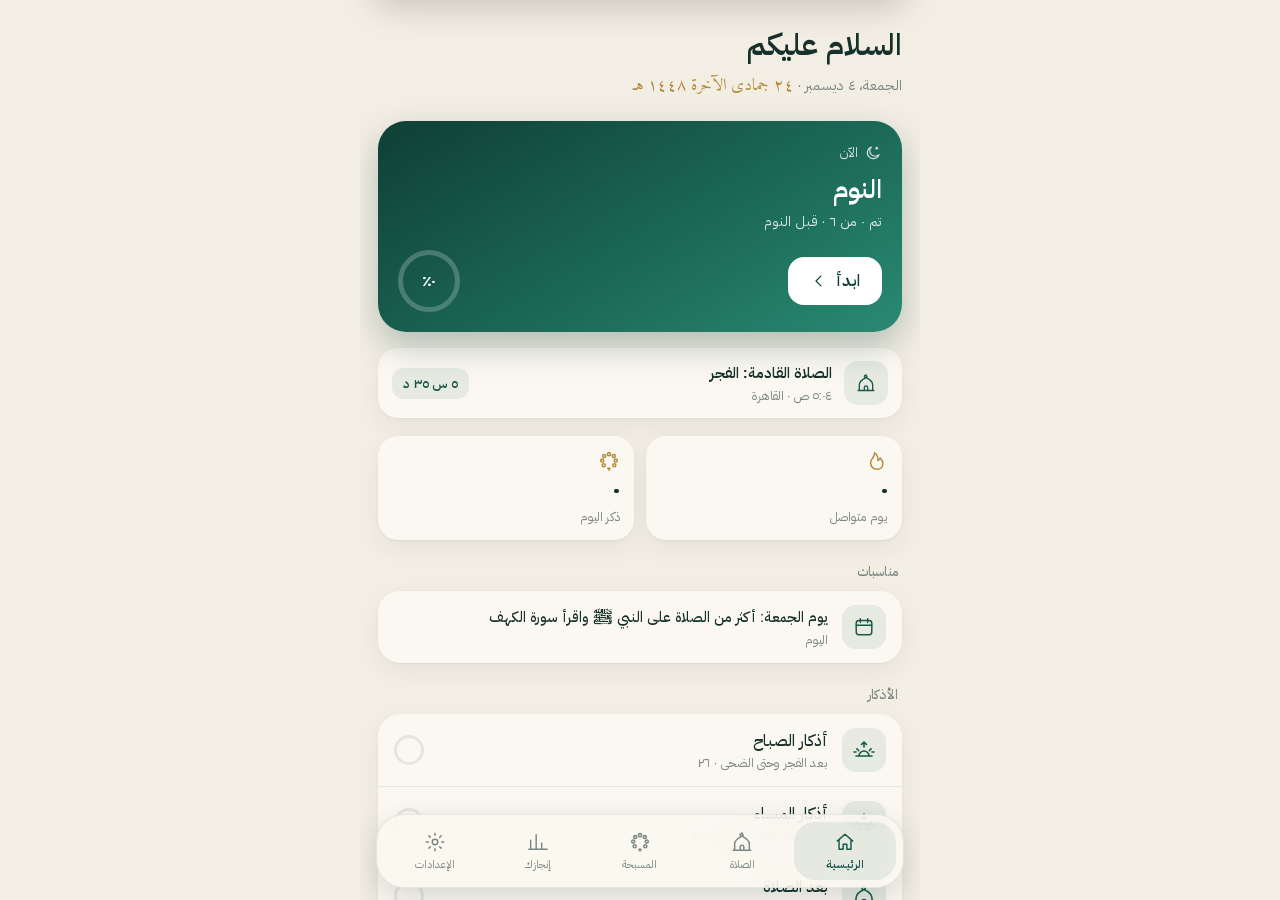
<file: index.html>
<!doctype html><html lang="ar" dir="rtl"><head><meta charset="utf-8">
<meta name="viewport" content="width=device-width,initial-scale=1,viewport-fit=cover,maximum-scale=1,user-scalable=no">
<title>أذكار</title>
<link rel="manifest" href="manifest.webmanifest">
<meta name="apple-mobile-web-app-capable" content="yes"><meta name="mobile-web-app-capable" content="yes">
<meta name="apple-mobile-web-app-status-bar-style" content="black-translucent">
<meta name="apple-mobile-web-app-title" content="أذكار">
<meta name="theme-color" content="#0f3f35">
<link rel="apple-touch-icon" href="icons/icon-180.png"><link rel="icon" href="icons/icon-192.png">
<link rel="stylesheet" href="fonts.css?v=13"><link rel="stylesheet" href="style.css?v=13"></head><body>
<div id="app"></div><div id="toast"></div>
<script src="data.js?v=13"></script><script src="icons.js?v=13"></script><script src="prayer.js?v=13"></script><script src="push.js?v=13"></script><script src="app.js?v=13"></script></body></html>
</file>
<file: fonts.css>
@font-face{font-family:'Amiri';font-weight:400;font-display:swap;src:url(fonts/Amiri-400-arabic.woff);unicode-range:U+0600-06FF, U+0750-077F, U+0870-0891, U+0897-08E1, U+08E3-08FF, U+200C-200E, U+2010-2011, U+204F, U+2E41, U+FB50-FDFF, U+FE70-FE74, U+FE76-FEFC, U+102E0-102FB, U+10E60-10E7E, U+10EC2-10EC7, U+10EC9-10EEE, U+10EF0-10EFF, U+1EE00-1EE03, U+1EE05-1EE1F, U+1EE21-1EE22, U+1EE24, U+1EE27, U+1EE29-1EE32, U+1EE34-1EE37, U+1EE39, U+1EE3B, U+1EE42, U+1EE47, U+1EE49, U+1EE4B, U+1EE4D-1EE4F, U+1EE51-1EE52, U+1EE54, U+1EE57, U+1EE59, U+1EE5B, U+1EE5D, U+1EE5F, U+1EE61-1EE62, U+1EE64, U+1EE67-1EE6A, U+1EE6C-1EE72, U+1EE74-1EE77, U+1EE79-1EE7C, U+1EE7E, U+1EE80-1EE89, U+1EE8B-1EE9B, U+1EEA1-1EEA3, U+1EEA5-1EEA9, U+1EEAB-1EEBB, U+1EEF0-1EEF1}
@font-face{font-family:'Amiri';font-weight:700;font-display:swap;src:url(fonts/Amiri-700-arabic.woff);unicode-range:U+0600-06FF, U+0750-077F, U+0870-0891, U+0897-08E1, U+08E3-08FF, U+200C-200E, U+2010-2011, U+204F, U+2E41, U+FB50-FDFF, U+FE70-FE74, U+FE76-FEFC, U+102E0-102FB, U+10E60-10E7E, U+10EC2-10EC7, U+10EC9-10EEE, U+10EF0-10EFF, U+1EE00-1EE03, U+1EE05-1EE1F, U+1EE21-1EE22, U+1EE24, U+1EE27, U+1EE29-1EE32, U+1EE34-1EE37, U+1EE39, U+1EE3B, U+1EE42, U+1EE47, U+1EE49, U+1EE4B, U+1EE4D-1EE4F, U+1EE51-1EE52, U+1EE54, U+1EE57, U+1EE59, U+1EE5B, U+1EE5D, U+1EE5F, U+1EE61-1EE62, U+1EE64, U+1EE67-1EE6A, U+1EE6C-1EE72, U+1EE74-1EE77, U+1EE79-1EE7C, U+1EE7E, U+1EE80-1EE89, U+1EE8B-1EE9B, U+1EEA1-1EEA3, U+1EEA5-1EEA9, U+1EEAB-1EEBB, U+1EEF0-1EEF1}
@font-face{font-family:'IBM Plex Sans Arabic';font-weight:400;font-display:swap;src:url(fonts/IBMPlexSansArabic-400-arabic.woff);unicode-range:U+0600-06FF, U+0750-077F, U+0870-0891, U+0897-08E1, U+08E3-08FF, U+200C-200E, U+2010-2011, U+204F, U+2E41, U+FB50-FDFF, U+FE70-FE74, U+FE76-FEFC, U+102E0-102FB, U+10E60-10E7E, U+10EC2-10EC7, U+10EC9-10EEE, U+10EF0-10EFF, U+1EE00-1EE03, U+1EE05-1EE1F, U+1EE21-1EE22, U+1EE24, U+1EE27, U+1EE29-1EE32, U+1EE34-1EE37, U+1EE39, U+1EE3B, U+1EE42, U+1EE47, U+1EE49, U+1EE4B, U+1EE4D-1EE4F, U+1EE51-1EE52, U+1EE54, U+1EE57, U+1EE59, U+1EE5B, U+1EE5D, U+1EE5F, U+1EE61-1EE62, U+1EE64, U+1EE67-1EE6A, U+1EE6C-1EE72, U+1EE74-1EE77, U+1EE79-1EE7C, U+1EE7E, U+1EE80-1EE89, U+1EE8B-1EE9B, U+1EEA1-1EEA3, U+1EEA5-1EEA9, U+1EEAB-1EEBB, U+1EEF0-1EEF1}
@font-face{font-family:'IBM Plex Sans Arabic';font-weight:500;font-display:swap;src:url(fonts/IBMPlexSansArabic-500-arabic.woff);unicode-range:U+0600-06FF, U+0750-077F, U+0870-0891, U+0897-08E1, U+08E3-08FF, U+200C-200E, U+2010-2011, U+204F, U+2E41, U+FB50-FDFF, U+FE70-FE74, U+FE76-FEFC, U+102E0-102FB, U+10E60-10E7E, U+10EC2-10EC7, U+10EC9-10EEE, U+10EF0-10EFF, U+1EE00-1EE03, U+1EE05-1EE1F, U+1EE21-1EE22, U+1EE24, U+1EE27, U+1EE29-1EE32, U+1EE34-1EE37, U+1EE39, U+1EE3B, U+1EE42, U+1EE47, U+1EE49, U+1EE4B, U+1EE4D-1EE4F, U+1EE51-1EE52, U+1EE54, U+1EE57, U+1EE59, U+1EE5B, U+1EE5D, U+1EE5F, U+1EE61-1EE62, U+1EE64, U+1EE67-1EE6A, U+1EE6C-1EE72, U+1EE74-1EE77, U+1EE79-1EE7C, U+1EE7E, U+1EE80-1EE89, U+1EE8B-1EE9B, U+1EEA1-1EEA3, U+1EEA5-1EEA9, U+1EEAB-1EEBB, U+1EEF0-1EEF1}
@font-face{font-family:'IBM Plex Sans Arabic';font-weight:600;font-display:swap;src:url(fonts/IBMPlexSansArabic-600-arabic.woff);unicode-range:U+0600-06FF, U+0750-077F, U+0870-0891, U+0897-08E1, U+08E3-08FF, U+200C-200E, U+2010-2011, U+204F, U+2E41, U+FB50-FDFF, U+FE70-FE74, U+FE76-FEFC, U+102E0-102FB, U+10E60-10E7E, U+10EC2-10EC7, U+10EC9-10EEE, U+10EF0-10EFF, U+1EE00-1EE03, U+1EE05-1EE1F, U+1EE21-1EE22, U+1EE24, U+1EE27, U+1EE29-1EE32, U+1EE34-1EE37, U+1EE39, U+1EE3B, U+1EE42, U+1EE47, U+1EE49, U+1EE4B, U+1EE4D-1EE4F, U+1EE51-1EE52, U+1EE54, U+1EE57, U+1EE59, U+1EE5B, U+1EE5D, U+1EE5F, U+1EE61-1EE62, U+1EE64, U+1EE67-1EE6A, U+1EE6C-1EE72, U+1EE74-1EE77, U+1EE79-1EE7C, U+1EE7E, U+1EE80-1EE89, U+1EE8B-1EE9B, U+1EEA1-1EEA3, U+1EEA5-1EEA9, U+1EEAB-1EEBB, U+1EEF0-1EEF1}
@font-face{font-family:'Reem Kufi';font-weight:500;font-display:swap;src:url(fonts/ReemKufi-500-arabic.woff);unicode-range:U+0600-06FF, U+0750-077F, U+0870-0891, U+0897-08E1, U+08E3-08FF, U+200C-200E, U+2010-2011, U+204F, U+2E41, U+FB50-FDFF, U+FE70-FE74, U+FE76-FEFC, U+102E0-102FB, U+10E60-10E7E, U+10EC2-10EC7, U+10EC9-10EEE, U+10EF0-10EFF, U+1EE00-1EE03, U+1EE05-1EE1F, U+1EE21-1EE22, U+1EE24, U+1EE27, U+1EE29-1EE32, U+1EE34-1EE37, U+1EE39, U+1EE3B, U+1EE42, U+1EE47, U+1EE49, U+1EE4B, U+1EE4D-1EE4F, U+1EE51-1EE52, U+1EE54, U+1EE57, U+1EE59, U+1EE5B, U+1EE5D, U+1EE5F, U+1EE61-1EE62, U+1EE64, U+1EE67-1EE6A, U+1EE6C-1EE72, U+1EE74-1EE77, U+1EE79-1EE7C, U+1EE7E, U+1EE80-1EE89, U+1EE8B-1EE9B, U+1EEA1-1EEA3, U+1EEA5-1EEA9, U+1EEAB-1EEBB, U+1EEF0-1EEF1}
</file>
<file: style.css>
:root{--bg:#f3eee4;--bg2:#ebe4d4;--card:#fbf8f1;--ink:#16302a;--mut:#7b8781;--acc:#17594a;--acc2:#2a7a66;--gold:#b48a3a;--line:rgba(22,48,42,.09);--tint:rgba(23,89,74,.09);--fs:30px;--sh:0 1px 2px rgba(22,48,42,.05),0 8px 24px rgba(22,48,42,.06)}
body.dark{--bg:#0a1412;--bg2:#0e1c19;--card:#122320;--ink:#ecf2ee;--mut:#8aa097;--acc:#46b394;--acc2:#2f8f77;--gold:#d8b468;--line:rgba(255,255,255,.08);--tint:rgba(70,179,148,.12);--sh:0 1px 2px rgba(0,0,0,.3),0 8px 24px rgba(0,0,0,.25)}
*{box-sizing:border-box;-webkit-tap-highlight-color:transparent}
html,body{margin:0;height:100%;background:var(--bg);color:var(--ink);font-family:"IBM Plex Sans Arabic",-apple-system,"Geeza Pro",sans-serif;overscroll-behavior:none}
button{font-family:inherit;color:inherit;cursor:pointer}
#app{height:100%;max-width:560px;margin:0 auto;position:relative;overflow:hidden}
.scr{position:absolute;inset:0;display:flex;flex-direction:column;animation:in .35s cubic-bezier(.2,.8,.2,1)}
@keyframes in{from{opacity:0;transform:translateY(10px)}to{opacity:1;transform:none}}
.main{flex:1;overflow-y:auto;padding:calc(env(safe-area-inset-top) + 22px) 18px 130px;-webkit-overflow-scrolling:touch}
.h1{font-size:30px;font-weight:600;margin:0;letter-spacing:-.2px}.sub{color:var(--mut);font-size:14px;margin:4px 0 0}
.hij{font-family:"Amiri",serif;color:var(--gold);font-size:17px}
.hero{position:relative;overflow:hidden;border-radius:28px;padding:22px 20px 20px;margin:20px 0 22px;color:#fff;background:linear-gradient(150deg,#0f3f35 0%,#1c6b58 60%,#2a8a73 100%);box-shadow:0 14px 34px rgba(15,63,53,.28)}
body.dark .hero{background:linear-gradient(150deg,#0d3a31,#16594b 70%,#1f7664)}
.hero:before{content:"";position:absolute;inset:0;background:url("data:image/svg+xml,%3Csvg xmlns='http://www.w3.org/2000/svg' width='64' height='64'%3E%3Cg fill='none' stroke='%23fff' stroke-opacity='.10' stroke-width='1'%3E%3Crect x='16' y='16' width='32' height='32'/%3E%3Crect x='16' y='16' width='32' height='32' transform='rotate(45 32 32)'/%3E%3Ccircle cx='32' cy='32' r='6'/%3E%3C/g%3E%3C/svg%3E");mask-image:linear-gradient(200deg,#000 10%,transparent 75%);-webkit-mask-image:linear-gradient(200deg,#000 10%,transparent 75%)}
.hero>*{position:relative}.hero .k{font-size:13px;opacity:.8;display:flex;align-items:center;gap:6px}
.hero h2{margin:8px 0 2px;font-size:26px;font-weight:600}.hero p{margin:0;opacity:.8;font-size:14px}
.hero .row{display:flex;align-items:center;justify-content:space-between;margin-top:18px}
.go{border:0;background:#fff;color:#0f3f35;padding:12px 22px;border-radius:16px;font-size:16px;font-weight:600;display:flex;gap:8px;align-items:center;transition:transform .15s}.go:active{transform:scale(.96)}
.rg{position:relative;width:62px;height:62px}.rg svg{transform:rotate(-90deg)}.rg b{position:absolute;inset:0;display:flex;align-items:center;justify-content:center;font-size:15px;font-weight:600}
.sec{font-size:13px;color:var(--mut);font-weight:500;margin:6px 4px 10px;letter-spacing:.2px}
.list{background:var(--card);border-radius:22px;box-shadow:var(--sh);overflow:hidden;margin-bottom:22px}
.it{display:flex;align-items:center;gap:14px;padding:14px 16px;width:100%;border:0;background:none;text-align:right;border-bottom:1px solid var(--line);transition:background .15s}.it:last-child{border:0}.it:active{background:var(--tint)}
.ib{width:44px;height:44px;border-radius:14px;background:var(--tint);color:var(--acc);display:flex;align-items:center;justify-content:center;flex:none}
.it .t{flex:1;min-width:0}.it .t b{display:block;font-size:16px;font-weight:500}.it .t span{font-size:12.5px;color:var(--mut)}
.it .e{color:var(--mut);display:flex;align-items:center;gap:8px;font-size:13px}
.mini{width:30px;height:30px}.mini svg{transform:rotate(-90deg)}
.quote{background:var(--card);border-radius:22px;box-shadow:var(--sh);padding:20px;margin-bottom:22px;text-align:center;border:1px solid var(--line)}
.quote .tx{font-family:"Amiri",serif;font-size:23px;line-height:2.1;margin:6px 0}.quote small{color:var(--mut);font-size:12px}
.orn{color:var(--gold);display:flex;justify-content:center;opacity:.9;font-size:12px;gap:8px;align-items:center}.orn:before,.orn:after{content:"";width:34px;height:1px;background:currentColor;opacity:.5}
/* tabs */
.tabs{position:absolute;left:16px;right:16px;bottom:calc(env(safe-area-inset-bottom) + 12px);display:flex;padding:7px;border-radius:28px;background:color-mix(in srgb,var(--card) 82%,transparent);backdrop-filter:blur(22px) saturate(1.6);-webkit-backdrop-filter:blur(22px) saturate(1.6);box-shadow:0 10px 30px rgba(22,48,42,.16);border:1px solid var(--line);z-index:5}
.tabs button{flex:1;border:0;background:none;color:var(--mut);padding:9px 0 7px;border-radius:21px;font-size:11px;display:flex;flex-direction:column;align-items:center;gap:3px;transition:.25s}.tabs .on{color:var(--acc);background:var(--tint);font-weight:600}
/* reader */
.rd{background:var(--bg);}
.rtop{padding:calc(env(safe-area-inset-top) + 12px) 16px 6px;display:flex;align-items:center;gap:10px}
.rtop h3{flex:1;margin:0;font-size:17px;font-weight:600;text-align:center}
.cb{width:42px;height:42px;border-radius:50%;border:0;background:var(--card);box-shadow:var(--sh);display:flex;align-items:center;justify-content:center;color:var(--ink);transition:transform .15s}.cb:active{transform:scale(.92)}.cb.on{color:#c4493a}.cb.on svg{fill:#c4493a}
.segs{display:flex;gap:4px;padding:6px 18px 0;direction:rtl}.segs i{flex:1;height:4px;border-radius:2px;background:var(--line);overflow:hidden;position:relative}.segs i.d{background:var(--acc)}.segs i.c{background:var(--gold)}
.rbody{flex:1;overflow-y:auto;padding:22px 20px 10px;display:flex;flex-direction:column}
.pcard{margin:auto 0;background:var(--card);border-radius:30px;box-shadow:var(--sh);border:1px solid var(--line);padding:30px 22px 22px;text-align:center;position:relative;animation:swap .4s cubic-bezier(.2,.8,.2,1)}
@keyframes swap{from{opacity:0;transform:translateX(-24px)}to{opacity:1;transform:none}}
.pcard .tx{font-family:"Amiri",serif;font-size:var(--fs);line-height:2.15;white-space:pre-line;color:var(--ink)}
.pcard .src{margin-top:18px;max-width:100%;line-height:1.8;font-size:12.5px;color:var(--mut);display:inline-block;padding:5px 12px;border-radius:12px;background:var(--tint)}
.pcard .fd{margin-top:10px;font-size:13px;color:var(--gold);line-height:1.8}
.dock{padding:8px 24px calc(env(safe-area-inset-bottom) + 18px);display:flex;align-items:center;justify-content:space-between}
.ctr{position:relative;width:132px;height:132px;border:0;background:none;padding:0;transition:transform .12s}.ctr:active{transform:scale(.95)}
.ctr svg{position:absolute;inset:0;transform:rotate(-90deg)}.ctr .n{position:absolute;inset:14px;border-radius:50%;background:var(--card);box-shadow:var(--sh);display:flex;flex-direction:column;align-items:center;justify-content:center}
.ctr .n b{font-size:38px;font-weight:600;line-height:1;color:var(--acc)}.ctr .n small{font-size:12px;color:var(--mut);margin-top:4px}
.ctr.pulse .n{animation:pl .35s}@keyframes pl{50%{transform:scale(1.07)}}
.ctr.dn .n{background:var(--acc);color:#fff}.ctr.dn .n b{color:#fff}
.nv{width:52px;height:52px}.nv:disabled{opacity:.3}
.fin{margin:auto;text-align:center;padding:20px}.fin .ck{width:110px;height:110px;border-radius:50%;background:var(--tint);color:var(--acc);display:flex;align-items:center;justify-content:center;margin:0 auto 22px}
.fin .ck path{stroke-dasharray:30;stroke-dashoffset:30;animation:dr .7s .2s forwards}@keyframes dr{to{stroke-dashoffset:0}}
.fin h2{font-family:"Amiri",serif;font-size:34px;margin:0 0 6px}.fin p{color:var(--mut);margin:0 0 26px}
.btn{border:0;background:var(--acc);color:#fff;padding:14px 26px;border-radius:18px;font-size:16px;font-weight:500}.btn.o{background:var(--tint);color:var(--acc)}
/* tasbih */
.tw{display:flex;flex-direction:column;align-items:center;margin-top:18px}
.big{position:relative;width:260px;height:260px;border:0;background:none;padding:0;transition:transform .1s}.big:active{transform:scale(.97)}
.big svg{position:absolute;inset:0;transform:rotate(-90deg)}.big .n{position:absolute;inset:24px;border-radius:50%;background:radial-gradient(circle at 35% 25%,var(--acc2),var(--acc) 70%);box-shadow:0 18px 40px rgba(23,89,74,.35),inset 0 2px 0 rgba(255,255,255,.2);display:flex;flex-direction:column;align-items:center;justify-content:center;color:#fff}
.big .n b{font-size:64px;font-weight:600;line-height:1}.big .n small{opacity:.8;margin-top:6px;font-size:13px}
.seg{display:flex;background:var(--tint);padding:4px;border-radius:16px;margin:28px 0 16px;gap:2px}.seg button{border:0;background:none;padding:8px 18px;border-radius:12px;font-size:14px;color:var(--mut)}.seg .on{background:var(--card);color:var(--acc);box-shadow:var(--sh);font-weight:600}
.tot{color:var(--mut);font-size:13px;margin-bottom:12px}
/* settings */
.st label{display:flex;justify-content:space-between;align-items:center;padding:13px 16px;border-bottom:1px solid var(--line);font-size:15.5px;gap:12px;min-height:54px}.st label:last-child{border:0}.st label .l{display:flex;align-items:center;gap:12px}.st label .l .ib{width:34px;height:34px;border-radius:11px}
.st input[type=time],.st select{font-family:inherit;font-size:16px;padding:7px 10px;border-radius:12px;border:0;background:var(--tint);color:var(--acc);font-weight:500}
.sw{width:52px;height:32px;appearance:none;-webkit-appearance:none;background:var(--line);border-radius:16px;position:relative;transition:.25s;flex:none;margin:0}.sw:checked{background:var(--acc2)}.sw:after{content:"";position:absolute;top:3px;right:3px;width:26px;height:26px;background:#fff;border-radius:50%;transition:.25s;box-shadow:0 2px 4px rgba(0,0,0,.25)}.sw:checked:after{right:23px}
.st input[type=range]{width:130px;accent-color:var(--acc2)}
.note{font-size:12.5px;color:var(--mut);line-height:1.9;padding:0 6px;margin:-12px 0 22px}
.empty{text-align:center;color:var(--mut);padding:60px 20px;line-height:2}.empty .ib{margin:0 auto 14px;width:64px;height:64px;border-radius:22px}
.fc{background:var(--card);border-radius:22px;box-shadow:var(--sh);padding:18px;margin-bottom:14px;border:1px solid var(--line)}.fc .tx{font-family:"Amiri",serif;font-size:22px;line-height:2.1;text-align:center;white-space:pre-line}.fc .row{display:flex;justify-content:space-between;align-items:center;margin-top:8px}.fc .row small{color:var(--mut);font-size:12px}
#toast{position:fixed;top:calc(env(safe-area-inset-top) + 10px);left:14px;right:14px;max-width:532px;margin:0 auto;background:color-mix(in srgb,var(--card) 90%,transparent);backdrop-filter:blur(20px);-webkit-backdrop-filter:blur(20px);color:var(--ink);border-radius:20px;padding:14px 16px;font-family:"Amiri",serif;line-height:1.9;transform:translateY(-160%);transition:.4s cubic-bezier(.2,.8,.2,1);z-index:9;box-shadow:0 12px 34px rgba(0,0,0,.22);font-size:18px;border:1px solid var(--line)}#toast.on{transform:none}
.pill{display:flex;align-items:center;gap:12px;background:var(--card);border-radius:20px;padding:13px 14px;margin:-6px 0 18px;box-shadow:var(--sh);cursor:pointer}
.pill .t{flex:1;display:flex;flex-direction:column;gap:2px}.pill .t b{font-size:15px;font-weight:600}.pill .t span{font-size:12.5px;color:var(--mut)}
.pill .left{font-size:13px;color:var(--acc);font-weight:600;background:var(--tint);padding:6px 11px;border-radius:12px;white-space:nowrap}
.chips{display:flex;gap:12px;margin:0 0 22px}.chip{flex:1;background:var(--card);border-radius:20px;padding:14px;box-shadow:var(--sh);display:flex;flex-direction:column;align-items:flex-start;gap:2px}
.chip .ci{color:var(--gold);display:flex}.chip b{font-size:26px;font-weight:600;line-height:1.2}.chip small{color:var(--mut);font-size:12.5px}
.prow.nx{background:var(--tint)}.prow.nx .t b{color:var(--acc)}.prow.ps{opacity:.55}
.cdl{font-size:30px;font-weight:600}
select{font-family:inherit;font-size:14px;color:var(--ink);background:var(--tint);border:0;border-radius:12px;padding:8px 10px;max-width:55%}
.seg.sm{margin-top:18px}.ctxt{font-family:"Amiri",serif;font-size:26px;text-align:center;margin:6px 8px 18px;line-height:1.9;color:var(--acc)}
.card2{background:var(--card);border-radius:22px;padding:18px 14px 12px;box-shadow:var(--sh);margin-bottom:18px}
.bars{display:flex;align-items:flex-end;justify-content:space-between;gap:6px;height:150px}
.bc{flex:1;display:flex;flex-direction:column;align-items:center;justify-content:flex-end;gap:4px;height:100%}
.bv{width:70%;max-width:30px;border-radius:9px;background:var(--line);min-height:6px;transition:height .4s}.bv.tn{background:var(--acc2)}
.bc small{font-size:11px;color:var(--mut)}.bc i{font-style:normal;font-size:12.5px;color:var(--mut);width:24px;height:24px;line-height:24px;text-align:center;border-radius:50%}.bc i.dn{background:var(--acc2);color:#fff}
.ov{position:fixed;inset:0;background:rgba(5,15,12,.6);backdrop-filter:blur(6px);z-index:50;display:flex;align-items:flex-end;justify-content:center;animation:in .25s}
.sh{width:100%;max-width:560px;background:var(--bg);border-radius:28px 28px 0 0;padding:16px 16px calc(env(safe-area-inset-bottom) + 14px);max-height:94%;overflow:auto}
.shi{display:flex;justify-content:center;margin-bottom:12px}.shi img{max-height:56vh;max-width:100%;border-radius:18px;box-shadow:var(--sh)}
.row2{display:flex;gap:8px}.row2 .btn{flex:1;padding:12px 6px;font-size:14px}.cl{display:block;margin:10px auto 0;background:none;border:0;color:var(--mut);font-size:14px;padding:8px}
.hero:before{display:none!important}
html,body,#app,*{touch-action:pan-x pan-y;-webkit-user-select:none;user-select:none;-webkit-touch-callout:none}input,select{-webkit-user-select:auto;user-select:auto}input,select,textarea{font-size:16px}
input[type=text]{font-family:inherit;font-size:16px;color:var(--ink);background:var(--tint);border:0;border-radius:12px;padding:8px 10px;text-align:right;-webkit-user-select:text;user-select:text}
#bn{position:fixed;top:calc(env(safe-area-inset-top) + 10px);left:12px;right:12px;max-width:536px;margin:0 auto;z-index:80;background:var(--ink);color:var(--bg);border-radius:20px;padding:14px 16px;box-shadow:0 12px 30px rgba(0,0,0,.28);display:flex;flex-direction:column;gap:4px;transform:translateY(-140%);transition:transform .35s cubic-bezier(.2,.8,.2,1)}#bn.on{transform:none}#bn b{font-size:14px;font-weight:600;opacity:.8}#bn span{font-family:Amiri,serif;font-size:21px;line-height:1.8}
</file>
